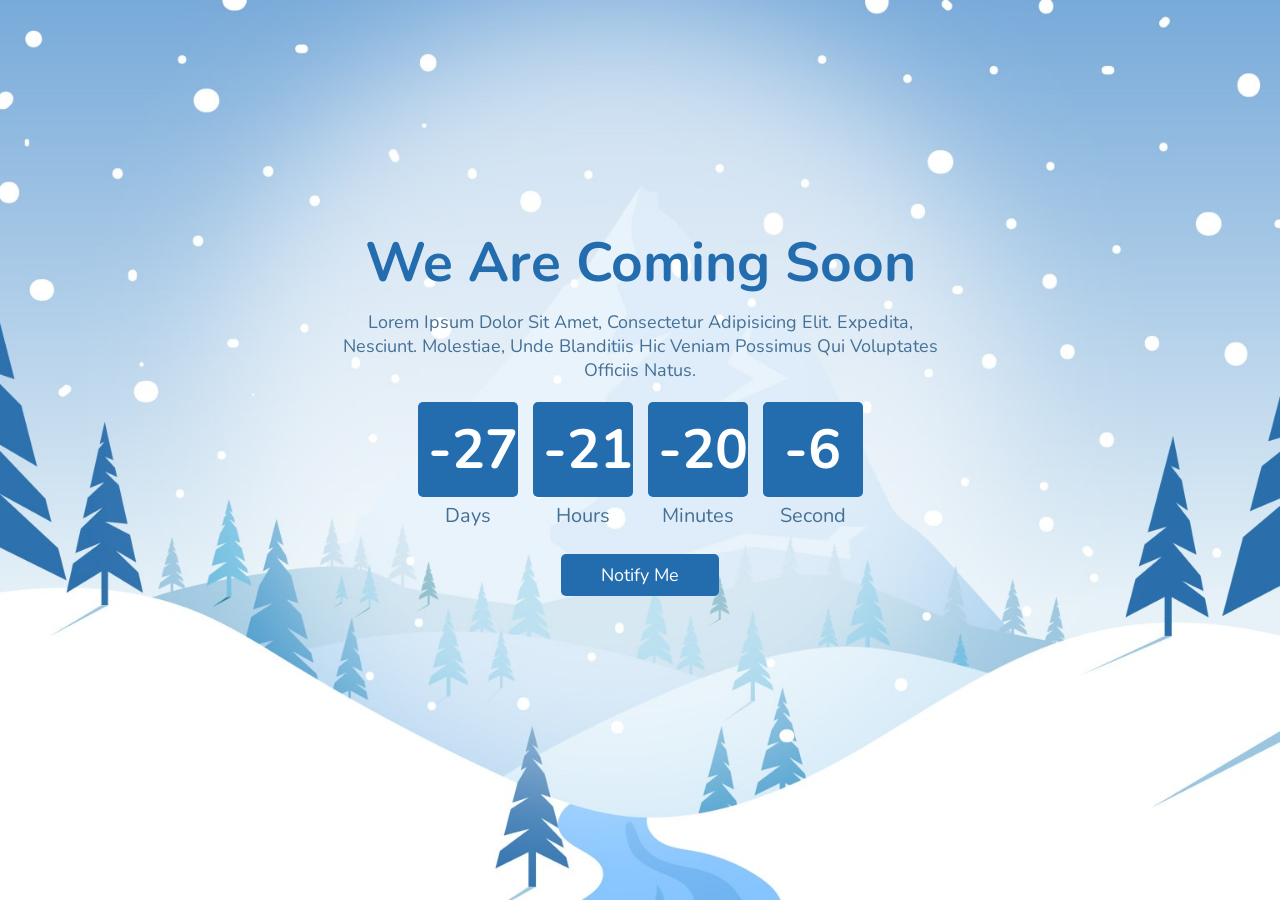
<file: Landing Page With Snow Fall And Count Down/index.html>
<!DOCTYPE html>
<html lang="en">

<head>
    <meta charset="UTF-8">
    <meta name="viewport" content="width=device-width, initial-scale=1.0">
    <link rel="stylesheet" href="./style.css">
    <title>Document</title>
</head>

<body>

    <div class="container">

        <div class="content">
            <h3 class="title">We are coming soon</h3>
            <p class="description">Lorem ipsum dolor sit amet, consectetur adipisicing elit. Expedita, nesciunt.
                Molestiae, unde blanditiis hic veniam possimus qui voluptates officiis natus.</p>
            <div class="count-down">
                <div class="box">
                    <h3 id="days">00</h3>
                    <p>days</p>
                </div>

                <div class="box">
                    <h3 id="hours">00</h3>
                    <p>hours</p>
                </div>

                <div class="box">
                    <h3 id="minutes">00</h3>
                    <p>minutes</p>
                </div>

                <div class="box">
                    <h3 id="seconds">00</h3>
                    <p>second</p>
                </div>
            </div>
            <a href="#" class="btn">notify me</a>
        </div>
    </div>

    <script src="./main.js"></script>

</body>

</html>
</file>
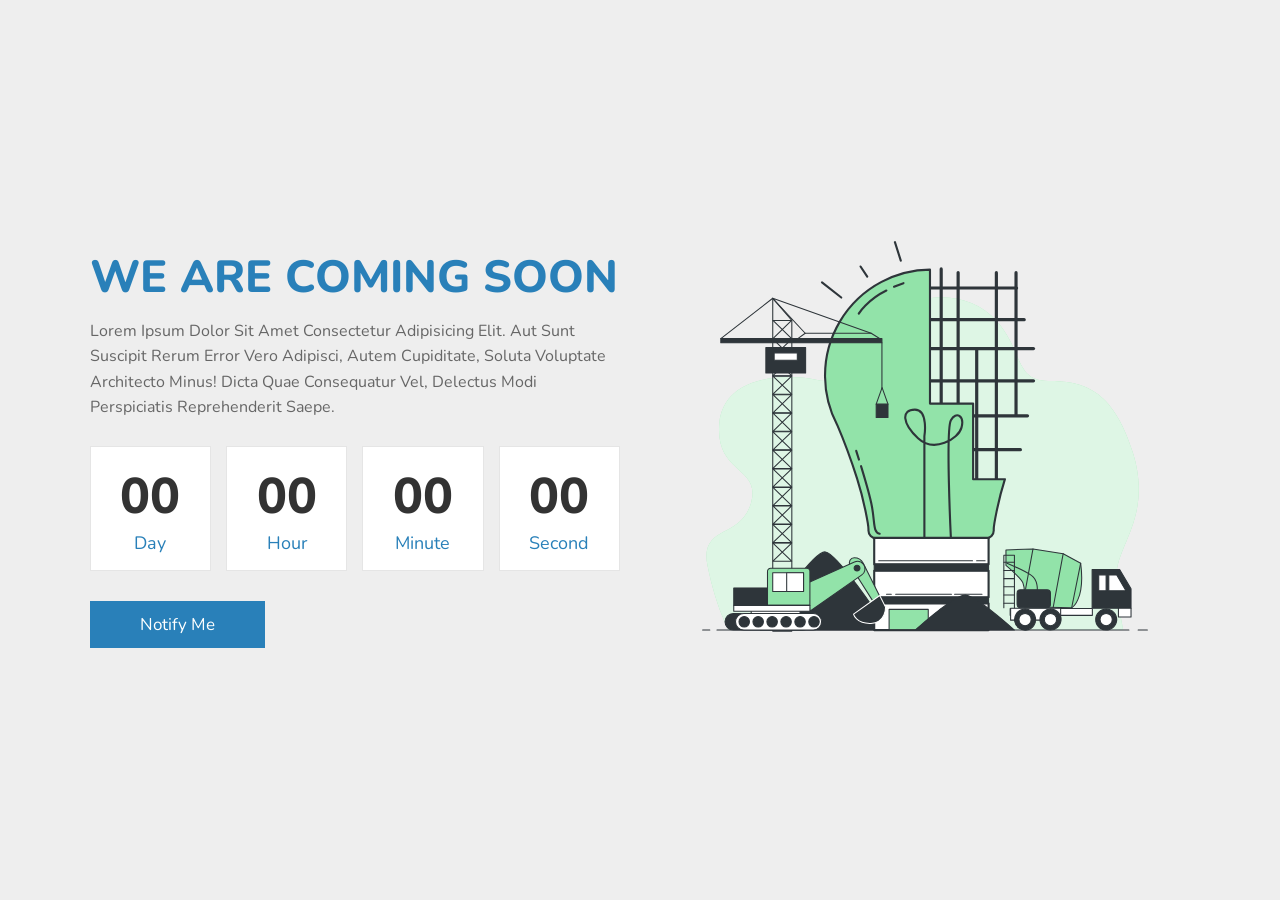
<file: Responsive Coming Soon Landing Page/index.html>
<!doctype html>
<html lang="en">

<head>
    <meta charset="UTF-8" />
    <meta name="viewport" content="width=device-width, initial-scale=1.0" />
    <title>We Are Coming Soon</title>
    <link rel="stylesheet" href="./style.css" />
</head>

<body>
    <div class="container">
        <div class="content">
            <h1 class="title">we are coming soon</h1>
            <p>
                Lorem ipsum dolor sit amet consectetur adipisicing elit. Aut sunt suscipit
                rerum error vero adipisci, autem cupiditate, soluta voluptate architecto minus!
                Dicta quae consequatur vel, delectus modi perspiciatis reprehenderit saepe.
            </p>

            <div class="count-down">
                <div class="box">
                    <h3 id="day">00</h3>
                    <span>day</span>
                </div>

                <div class="box">
                    <h3 id="hour">00</h3>
                    <span>hour</span>
                </div>

                <div class="box">
                    <h3 id="minute">00</h3>
                    <span>minute</span>
                </div>

                <div class="box">
                    <h3 id="second">00</h3>
                    <span>second</span>
                </div>
            </div>

            <a href="#" class="btn">notify me</a>
        </div>

        <div class="image">
            <img src="./image/Create-bro.svg" alt="Illustration of a crane building a structure">
        </div>
    </div>

    <script src="./main.js"></script>
</body>

</html>
</file>
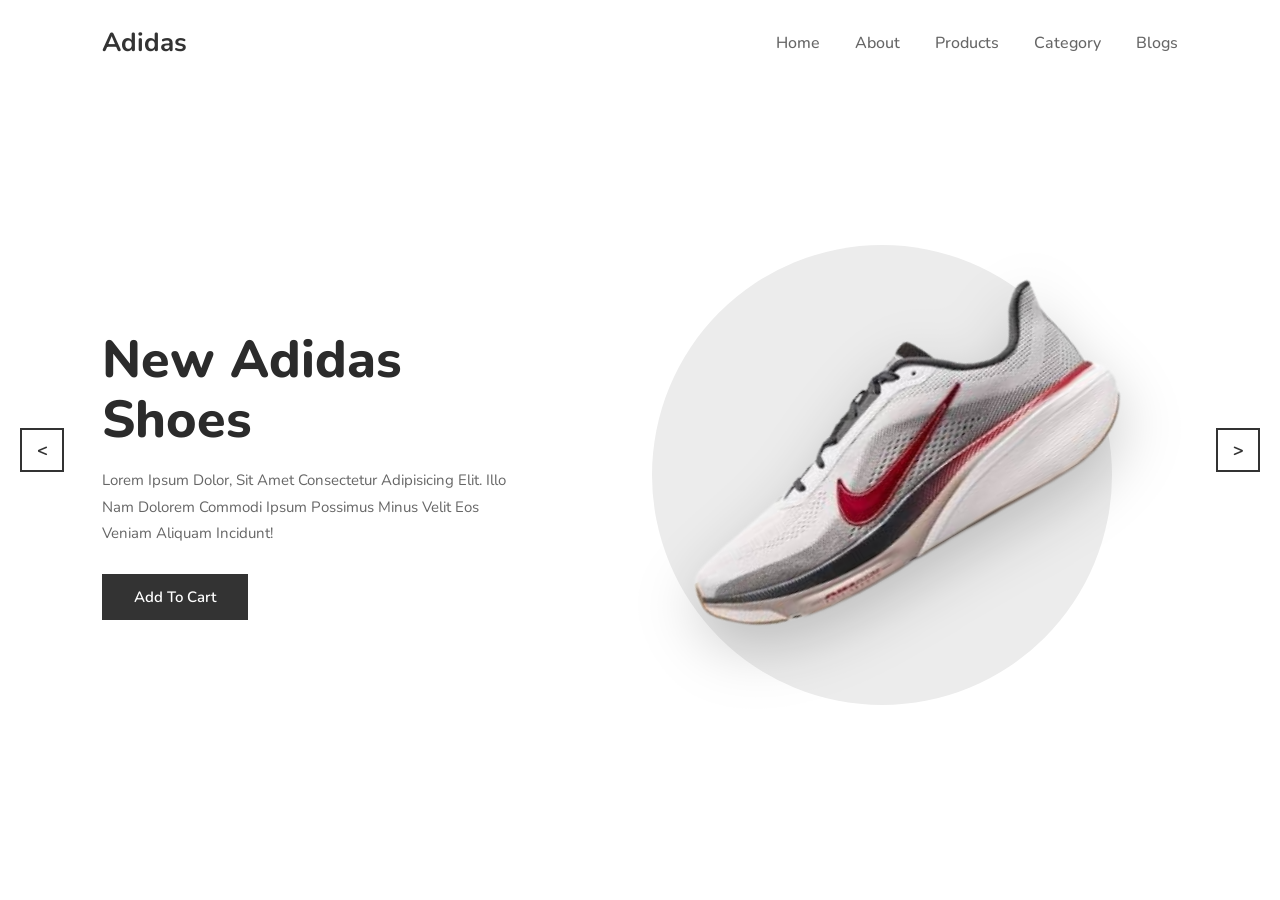
<file: shoes Product Landing Page UI Design/image/index.html>
<!DOCTYPE html>
<html lang="en">

<head>
    <meta charset="UTF-8">
    <meta name="viewport" content="width=device-width, initial-scale=1.0">
    <link rel="stylesheet" href="./style.css">
    <title>Adidas Shoes - Landing Page</title>
</head>

<body>

    <header>
        <a href="#" class="logo">Adidas</a>

        <nav class="navbar" id="navbar">
            <a href="#">Home</a>
            <a href="#">About</a>
            <a href="#">Products</a>
            <a href="#">Category</a>
            <a href="#">Blogs</a>
        </nav>

        <div class="menu-toggle" id="menuToggle">
            <span></span>
            <span></span>
            <span></span>
        </div>
    </header>

    <div class="mobile-menu" id="mobileMenu">
        <a href="#" onclick="closeMenu()">Home</a>
        <a href="#" onclick="closeMenu()">About</a>
        <a href="#" onclick="closeMenu()">Products</a>
        <a href="#" onclick="closeMenu()">Category</a>
        <a href="#" onclick="closeMenu()">Blogs</a>
    </div>

    <div class="overlay" id="overlay" onclick="closeMenu()"></div>

    <section class="container" id="home">

        <div class="arrow-btn left-arrow" id="leftArrow">&#60;</div>

        <div class="content">
            <h3>New Adidas Shoes</h3>
            <p>Lorem ipsum dolor, sit amet consectetur adipisicing elit. Illo nam dolorem commodi ipsum possimus minus velit eos veniam aliquam incidunt!</p>
            <a href="#" class="btn" id="addToCart">Add To Cart</a>
        </div>

        <div class="image-wrap">
            <div class="circle-bg"></div>
            <img class="shoe-img active" src="./1.png" alt="Shoe 1">
            <img class="shoe-img" src="./2.png" alt="Shoe 2">
            <img class="shoe-img" src="./3.png" alt="Shoe 3">
        </div>

        <div class="arrow-btn right-arrow" id="rightArrow">&#62;</div>

    </section>

    <div class="toast" id="toast">
        <span id="toastMsg"></span>
    </div>

    <script src="./main.js"></script>
</body>

</html>
</file>
<file: Landing Page With Snow Fall And Count Down/style.css>
@import url('https://fonts.googleapis.com/css2?family=Nunito:ital,wght@0,200..1000;1,200..1000&display=swap');

*{
    font-family: "Nunito", sans-serif;
    margin: 0;
    padding: 0;
    box-sizing: border-box;
    outline: none;
    border: none;
    text-decoration: none;
    text-transform: capitalize;
}

body {
    overflow: hidden;
}

.container {
    min-height: 100vh;
    display: flex;
    align-items: center;
    justify-content: center;
    background: url(./image/bg.jpg);
    background-size: cover;
    background-position: center;
    padding-bottom: 80px;
}

.container .content {
    text-align: center;
    position: relative;
    z-index: 1;
}

.container .content .title {
    font-size: 55px;
    color: #236cad;
} 

.container .content .description {
    font-size: 18px;
    color: #457095;
    padding: 10PX 0;
    max-width: 600px;
} 

.container .content  .count-down{
    display: flex;
    padding: 10px 0;
    justify-content: center;
    gap: 15px;
}

.container .content  .count-down .box h3 {
    font-size: 55px;
    background: #236cad;
    width: 100px;
    padding: 10px;
    border-radius: 5px;
    color: #fff;
}

.container .content  .count-down .box p {
    font-size: 20px;
    color: #457095;
    padding:5px 0;
}

.container .content .btn {
    display: inline-block;
    padding:9px 40px;
    background: #236cad;
    color: #fff;
    font-size: 18px;
    margin-top: 10px;
    border-radius: 5px;
    transition: .2s linear;
}

.container .content .btn:hover {
    transform: scale(1.1);
}

.container span {
    position: absolute;
    top: -50px;
    border-radius: 50%;
    height: 20px;
    width: 20px;
    background: #fff;
    filter: blur(3px);
    animation: snowFall 5s linear infinite;
}

@keyframes snowFall{
    100%{
        transform: translateY(105vh) scale(.4);
    }
}
</file>
<file: Responsive Coming Soon Landing Page/style.css>
@import url('https://fonts.googleapis.com/css2?family=Nunito:ital,wght@0,200..1000;1,200..1000&display=swap');

* {
    font-family: "Nunito", sans-serif;
    margin: 0;
    padding: 0;
    outline: none;
    text-decoration: none;
    text-transform: capitalize;
    box-sizing: border-box;
}

body {
    background: #eee;
}

.container {
    display: flex;
    align-items: center;
    flex-wrap: wrap;
    padding: 40px 7%;
    background: #eee;
    min-height: 100vh;
    gap: 40px;
}

.container .content {
    flex: 1 1 400px;
}

.container .image {
    flex: 1 1 400px;
}

.container .image img {
    width: 100%;
    display: block;
}

.container .content .title {
    font-size: 45px;
    font-weight: 800;
    text-transform: uppercase;
    color: #2980b9;
    line-height: 1.15;
}

.container .content p {
    color: #666;
    padding: 15px 0;
    line-height: 1.6;
    max-width: 550px;
}

.container .content .count-down {
    display: flex;
    gap: 15px;
    padding: 10px 0;
}

.container .content .count-down .box {
    padding: 15px 5px;
    background: #fff;
    border: 1px solid rgba(0, 0, 0, .1);
    text-align: center;
    flex: 1 1 20px;
    min-width: 75px;
}

.container .content .count-down .box h3 {
    font-size: 50px;
    color: #333;
    font-weight: 800;
}

.container .content .count-down .box span {
    color: #2980b9;
    font-size: 18px;
}

.container .content .btn {
    display: inline-block;
    padding: 12px 50px;
    margin: 20px 0 0;
    font-size: 17px;
    background: #2980b9;
    color: #fff;
    border: none;
    cursor: pointer;
    transition: .2s ease-out;
}

.container .content .btn:hover {
    letter-spacing: 2px;
    background: #256a99;
}

/* Tablet */
@media (max-width: 900px) {
    .container {
        justify-content: center;
        text-align: center;
        padding: 30px 5%;
    }

    .container .content {
        order: 1;
        text-align: center;
    }

    .container .content p {
        margin: 0 auto;
    }

    .container .content .count-down {
        justify-content: center;
    }

    .container .image {
        order: 0;
        max-width: 480px;
    }
}

/* Mobile */
@media (max-width: 500px) {
    .container {
        padding: 20px;
        gap: 20px;
    }

    .container .content .title {
        font-size: 30px;
    }

    .container .content p {
        font-size: 14px;
    }

    .container .content .count-down {
        gap: 8px;
    }

    .container .content .count-down .box {
        min-width: 0;
        padding: 8px 4px;
    }

    .container .content .count-down .box h3 {
        font-size: 26px;
    }

    .container .content .count-down .box span {
        font-size: 12px;
    }

    .container .content .btn {
        padding: 10px 35px;
        font-size: 15px;
    }
}

@media (max-width: 350px) {
    .container .content .count-down {
        flex-wrap: wrap;
    }

    .container .content .count-down .box {
        flex: 1 1 40%;
    }
}
</file>
<file: shoes Product Landing Page UI Design/image/style.css>
@import url('https://fonts.googleapis.com/css2?family=Nunito:wght@300;400;600;700;800&display=swap');

* {
    font-family: "Nunito", sans-serif;
    margin: 0;
    padding: 0;
    box-sizing: border-box;
    outline: none;
    border: none;
    text-decoration: none;
}

html {
    scroll-behavior: smooth;
}

body {
    background-color: #ffffff;
    overflow-x: hidden;
}

header {
    position: fixed;
    top: 0;
    left: 0;
    right: 0;
    z-index: 1000;
    padding: 25px 8%;
    display: flex;
    align-items: center;
    justify-content: space-between;
    background-color: #ffffff;
}

header .logo {
    font-size: 26px;
    color: #333333;
    font-weight: 700;
}

header .navbar {
    display: flex;
    align-items: center;
    gap: 35px;
}

header .navbar a {
    font-size: 16px;
    color: #666666;
    font-weight: 500;
    transition: color 0.3s ease;
}

header .navbar a:hover {
    color: #111111;
}

.menu-toggle {
    display: none;
    flex-direction: column;
    gap: 5px;
    cursor: pointer;
    z-index: 1100;
    padding: 5px;
}

.menu-toggle span {
    display: block;
    width: 26px;
    height: 3px;
    background-color: #333;
    border-radius: 3px;
    transition: all 0.3s ease;
}

.menu-toggle.open span:nth-child(1) {
    transform: translateY(8px) rotate(45deg);
}

.menu-toggle.open span:nth-child(2) {
    opacity: 0;
}

.menu-toggle.open span:nth-child(3) {
    transform: translateY(-8px) rotate(-45deg);
}

.mobile-menu {
    position: fixed;
    top: 0;
    right: -100%;
    width: 70%;
    max-width: 300px;
    height: 100vh;
    background-color: #ffffff;
    z-index: 1050;
    display: flex;
    flex-direction: column;
    padding: 90px 30px 40px;
    gap: 5px;
    box-shadow: -5px 0 20px rgba(0, 0, 0, 0.1);
    transition: right 0.35s ease;
}

.mobile-menu.open {
    right: 0;
}

.mobile-menu a {
    font-size: 17px;
    color: #333;
    font-weight: 600;
    padding: 13px 0;
    border-bottom: 1px solid #f0f0f0;
    transition: color 0.2s ease, padding-left 0.2s ease;
}

.mobile-menu a:hover {
    color: #000;
    padding-left: 8px;
}

.overlay {
    position: fixed;
    inset: 0;
    background: rgba(0, 0, 0, 0.45);
    z-index: 1040;
    opacity: 0;
    pointer-events: none;
    transition: opacity 0.35s ease;
}

.overlay.show {
    opacity: 1;
    pointer-events: all;
}

.container {
    min-height: 100vh;
    display: flex;
    align-items: center;
    justify-content: space-between;
    padding: 90px 8% 40px;
    position: relative;
    overflow: hidden;
}

.container .content {
    flex: 0 0 40%;
    max-width: 40%;
    z-index: 2;
}

.container .content h3 {
    color: #2b2b2b;
    font-size: 52px;
    font-weight: 800;
    line-height: 1.15;
    margin-bottom: 18px;
}

.container .content p {
    color: #666666;
    font-size: 15px;
    line-height: 1.75;
    text-transform: capitalize;
    margin-bottom: 28px;
}

.container .content .btn {
    display: inline-block;
    font-size: 15px;
    padding: 13px 32px;
    background-color: #333333;
    color: #ffffff;
    font-weight: 600;
    cursor: pointer;
    transition: background-color 0.3s ease, transform 0.2s ease;
}

.container .content .btn:hover {
    background-color: #555555;
    transform: translateY(-2px);
}

.image-wrap {
    flex: 0 0 55%;
    max-width: 55%;
    display: flex;
    align-items: center;
    justify-content: center;
    position: relative;
    height: 520px;
}

.circle-bg {
    width: 460px;
    height: 460px;
    background-color: #ececec;
    border-radius: 50%;
    position: absolute;
    top: 50%;
    left: 50%;
    transform: translate(-50%, -50%);
    z-index: 0;
}

.shoe-img {
    position: absolute;
    width: 110%;
    max-width: 580px;
    height: auto;
    object-fit: contain;
    display: none;
    z-index: 1;
    filter: drop-shadow(-10px 20px 30px rgba(0, 0, 0, 0.2));
    top: 36%;
    left: 47%;
    transform: translate(-50%, -48%) rotate(-30deg);
}

.shoe-img.active {
    display: block;
    animation: shoeIn 0.55s cubic-bezier(0.45, 1.63, 0.98, 1.55) forwards;
}

@keyframes shoeIn {
    0% {
        opacity: 0;
        transform: translate(-50%, -48%) rotate(-30deg) scale(0.65);
    }
    100% {
        opacity: 1;
        transform: translate(-50%, -48%) rotate(-30deg) scale(1);
    }
}

.arrow-btn {
    position: absolute;
    top: 50%;
    transform: translateY(-50%);
    width: 44px;
    height: 44px;
    border: 2px solid #333333;
    background-color: #ffffff;
    color: #333333;
    font-size: 18px;
    font-weight: 700;
    display: flex;
    align-items: center;
    justify-content: center;
    cursor: pointer;
    z-index: 10;
    transition: background-color 0.3s ease, color 0.3s ease;
    user-select: none;
}

.arrow-btn:hover {
    background-color: #333333;
    color: #ffffff;
}

.left-arrow {
    left: 20px;
}

.right-arrow {
    right: 20px;
}

.toast {
    position: fixed;
    bottom: 30px;
    left: 50%;
    transform: translateX(-50%) translateY(120px);
    background-color: #333;
    color: #fff;
    padding: 14px 26px;
    font-size: 15px;
    font-weight: 600;
    z-index: 3000;
    transition: transform 0.35s ease;
    pointer-events: none;
    white-space: nowrap;
    border-radius: 4px;
}

.toast.show {
    transform: translateX(-50%) translateY(0);
}

@media (max-width: 1024px) {
    .container .content h3 {
        font-size: 40px;
    }

    .circle-bg {
        width: 380px;
        height: 380px;
    }

    .shoe-img {
        max-width: 480px;
    }

    .image-wrap {
        height: 450px;
    }
}

@media (max-width: 768px) {
    header {
        padding: 18px 5%;
    }

    header .navbar {
        display: none;
    }

    .menu-toggle {
        display: flex;
    }

    .container {
        flex-direction: column;
        justify-content: center;
        align-items: center;
        padding: 100px 5% 50px;
        min-height: 100vh;
        gap: 30px;
    }

    .container .content {
        flex: none;
        max-width: 100%;
        width: 100%;
        text-align: center;
        order: 2;
    }

    .container .content h3 {
        font-size: 32px;
        margin-bottom: 12px;
    }

    .container .content p {
        font-size: 14px;
        margin-bottom: 20px;
    }

    .container .content .btn {
        padding: 12px 28px;
        font-size: 14px;
    }

    .image-wrap {
        flex: none;
        max-width: 100%;
        width: 100%;
        height: 320px;
        order: 1;
    }

    .circle-bg {
        width: 280px;
        height: 280px;
    }

    .shoe-img {
        max-width: 360px;
        width: 100%;
    }

    .arrow-btn {
        width: 38px;
        height: 38px;
        font-size: 15px;
    }

    .left-arrow {
        left: 10px;
    }

    .right-arrow {
        right: 10px;
    }
}

@media (max-width: 480px) {
    header {
        padding: 16px 4%;
    }

    header .logo {
        font-size: 22px;
    }

    .container {
        padding: 90px 4% 40px;
        gap: 20px;
    }

    .container .content h3 {
        font-size: 26px;
    }

    .container .content p {
        font-size: 13px;
    }

    .image-wrap {
        height: 270px;
    }

    .circle-bg {
        width: 230px;
        height: 230px;
    }

    .shoe-img {
        max-width: 300px;
    }

    .arrow-btn {
        width: 34px;
        height: 34px;
        font-size: 14px;
    }

    .left-arrow {
        left: 6px;
    }

    .right-arrow {
        right: 6px;
    }

    .toast {
        font-size: 13px;
        padding: 11px 18px;
        white-space: normal;
        text-align: center;
        width: 80%;
    }
}

@media (max-width: 360px) {
    .container .content h3 {
        font-size: 22px;
    }

    .image-wrap {
        height: 230px;
    }

    .circle-bg {
        width: 190px;
        height: 190px;
    }

    .shoe-img {
        max-width: 250px;
    }
}
</file>
